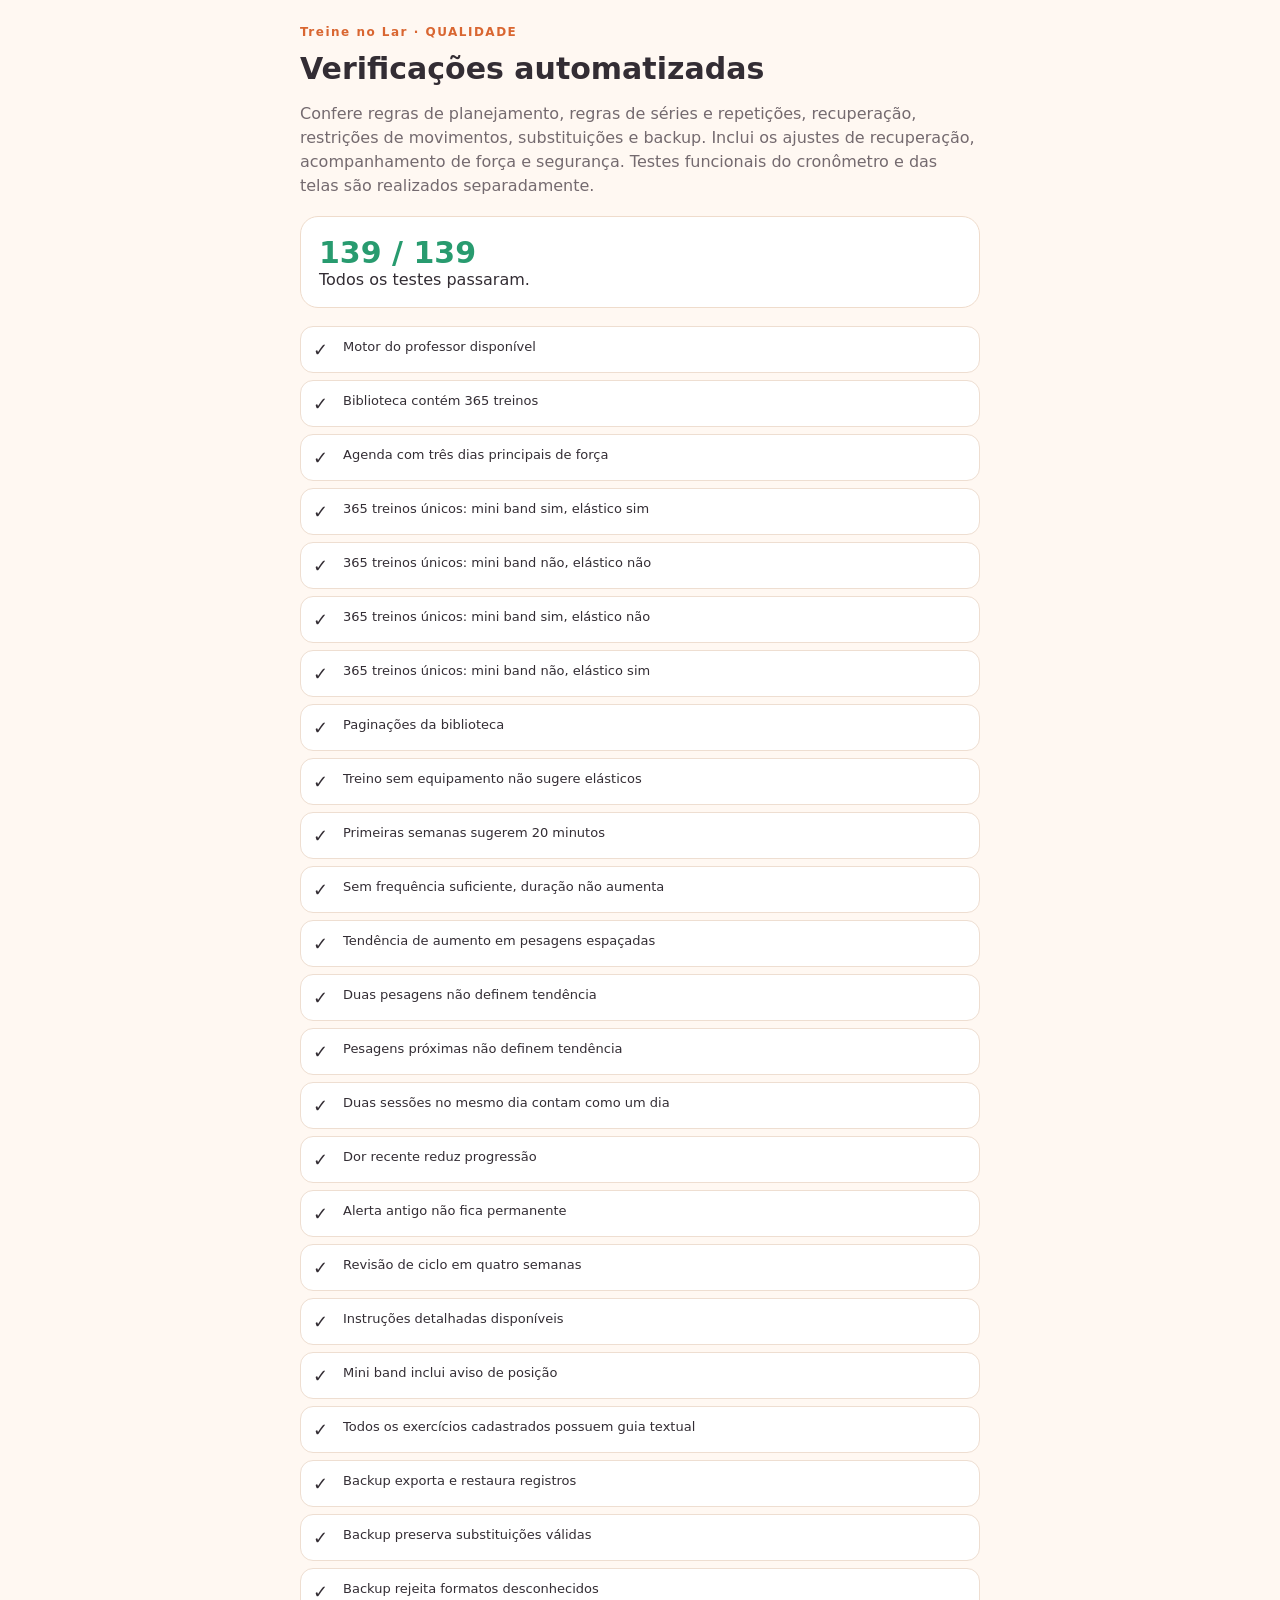
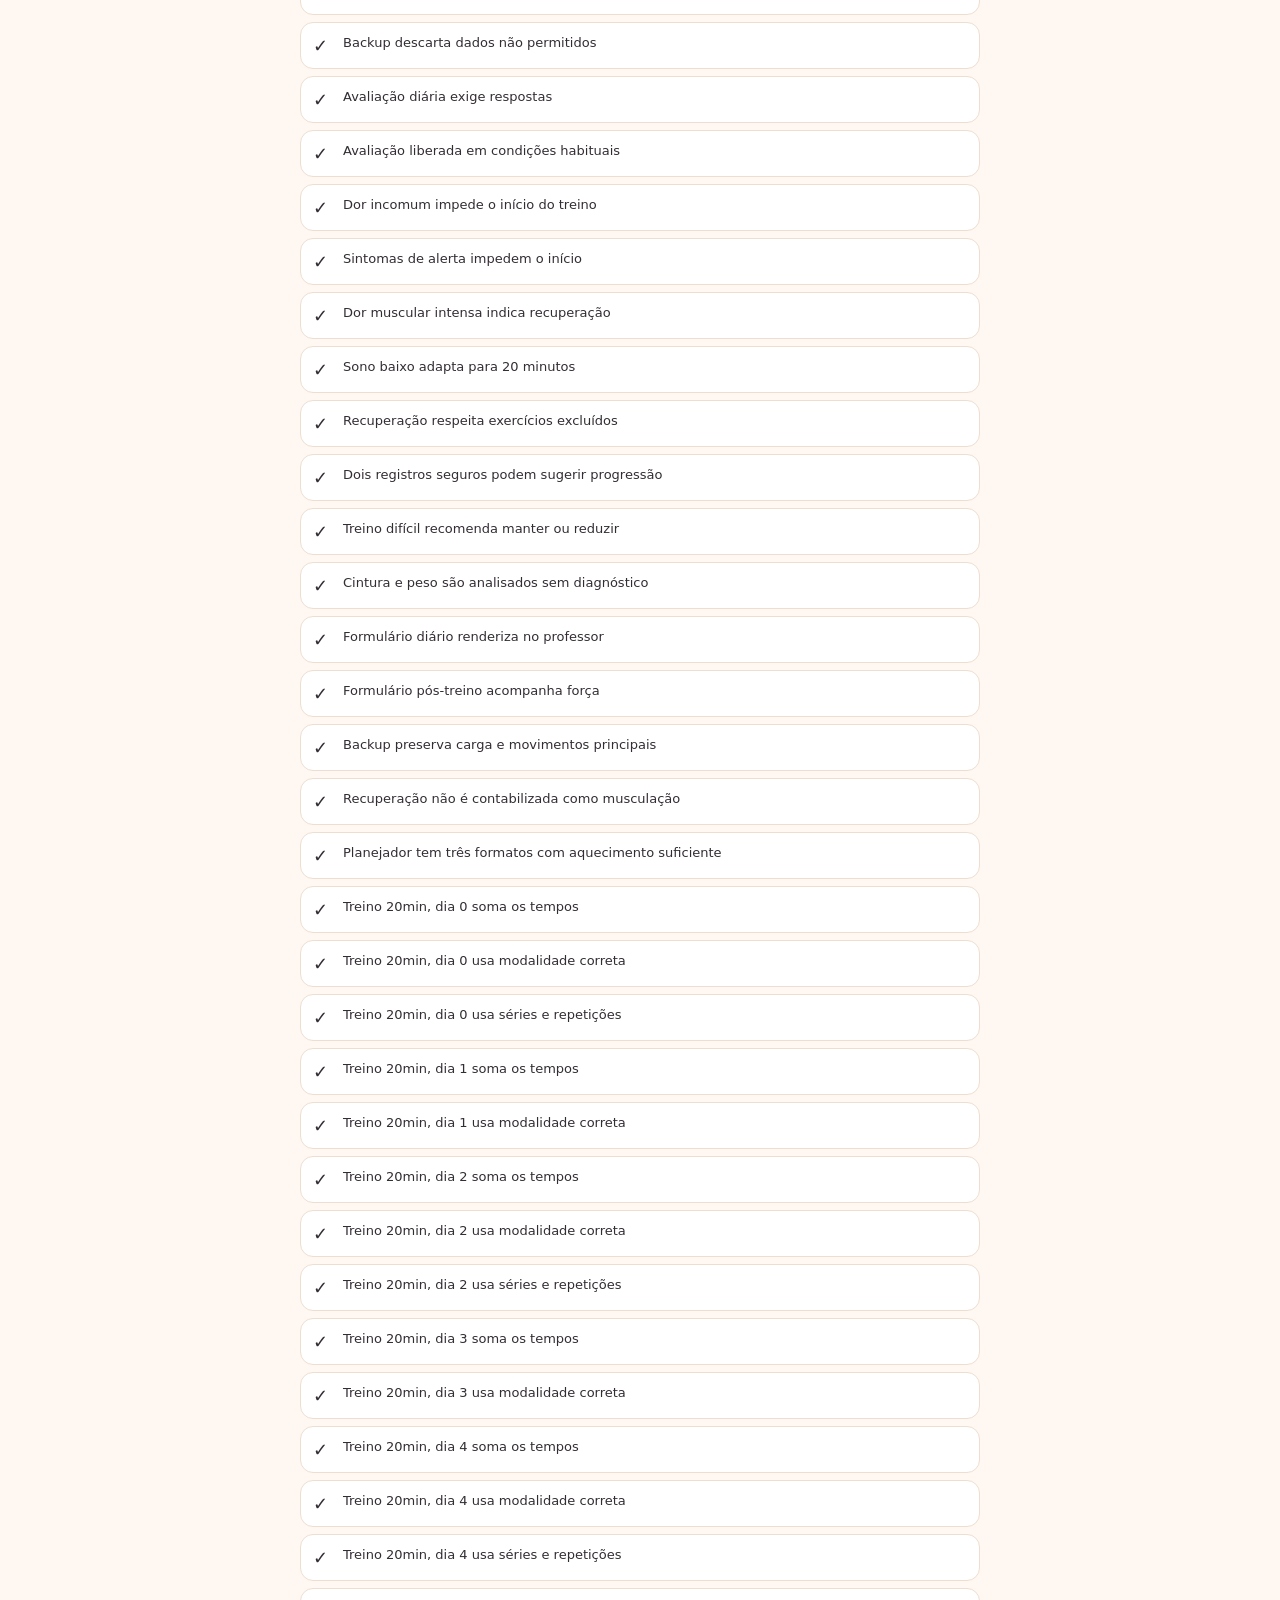
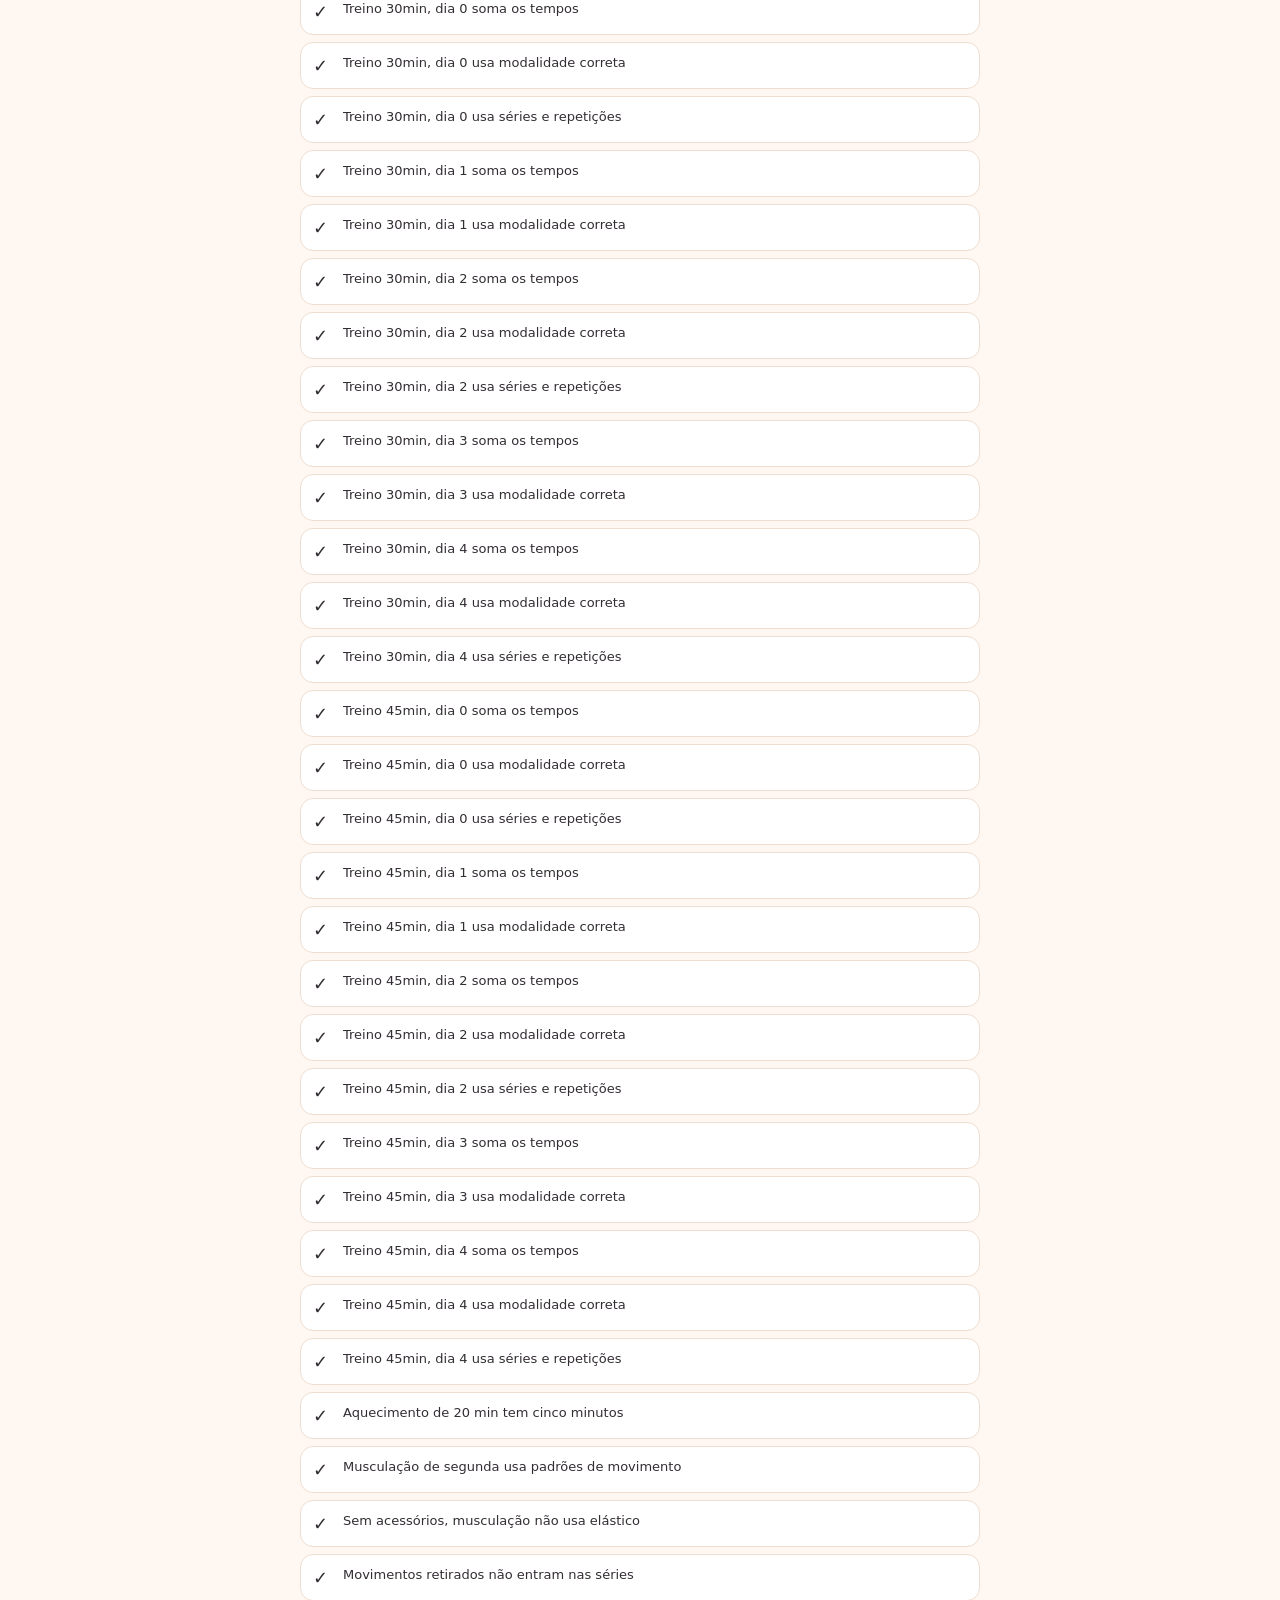
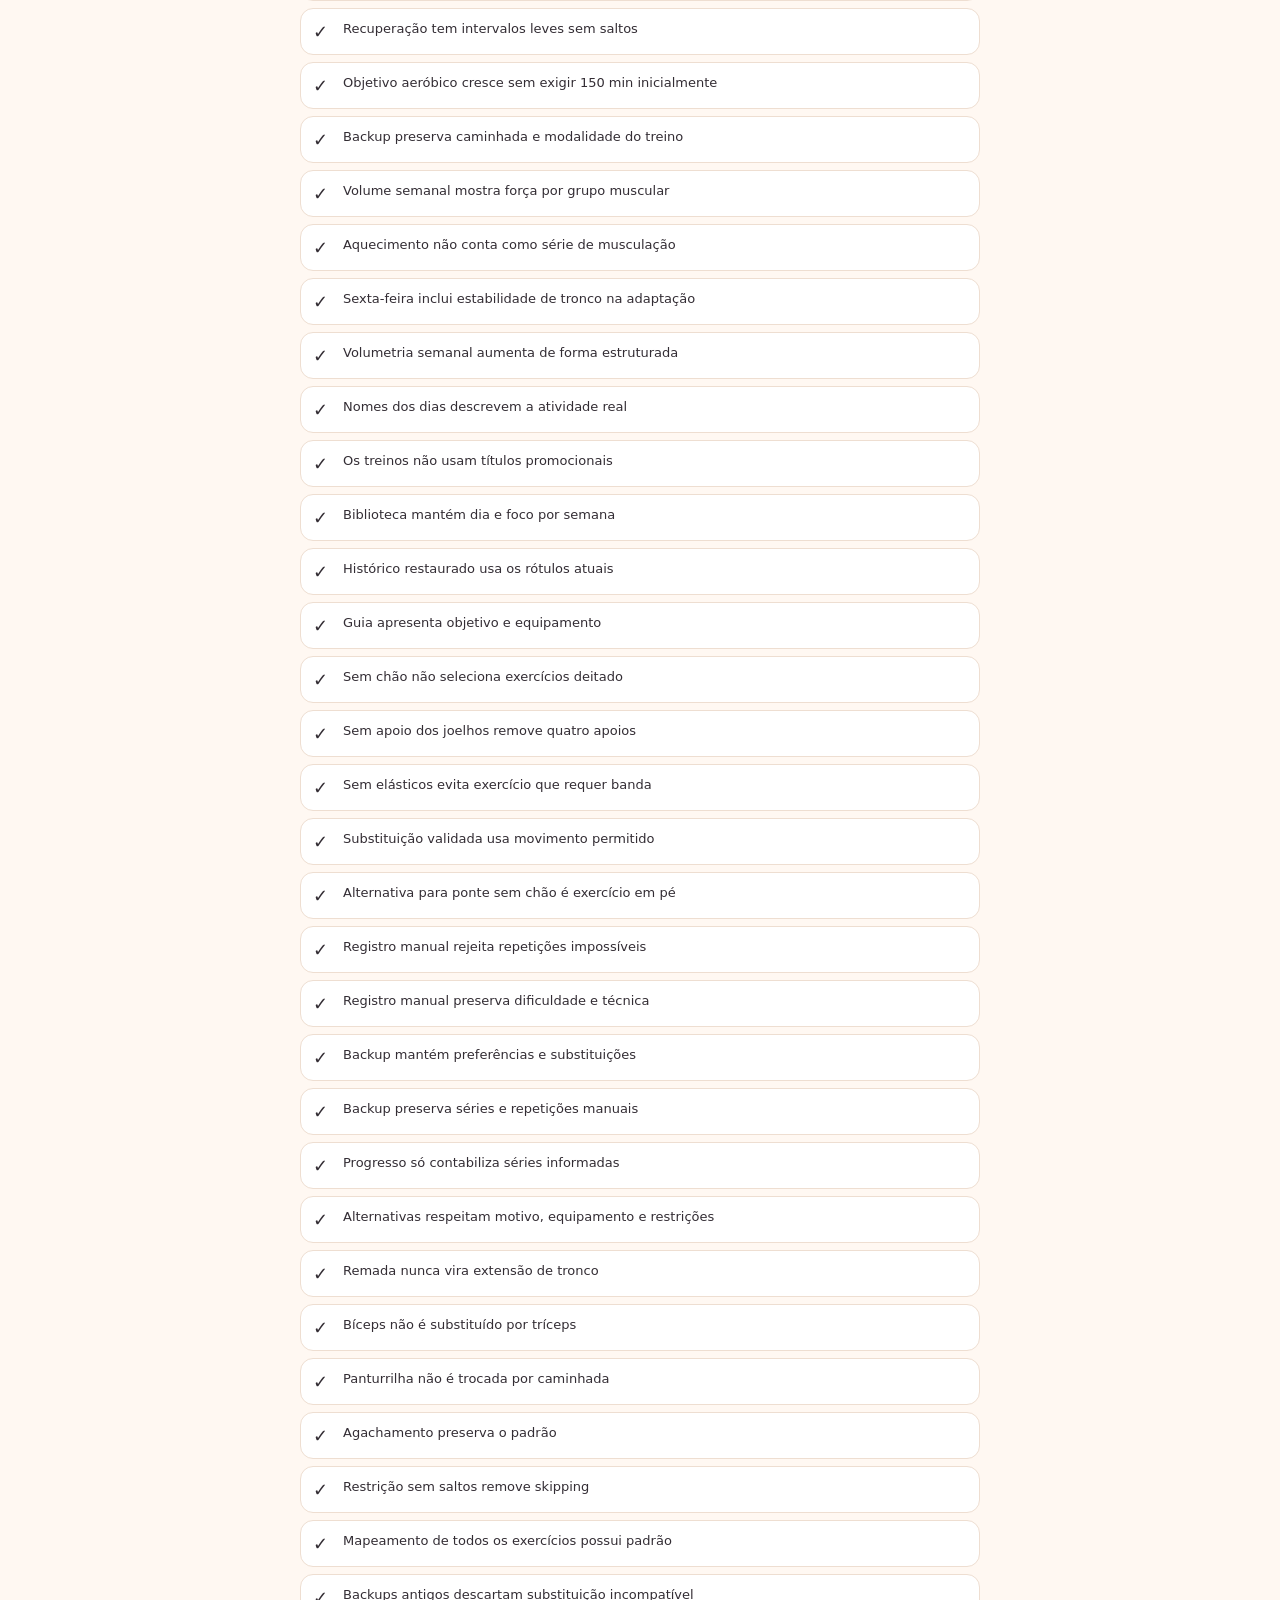
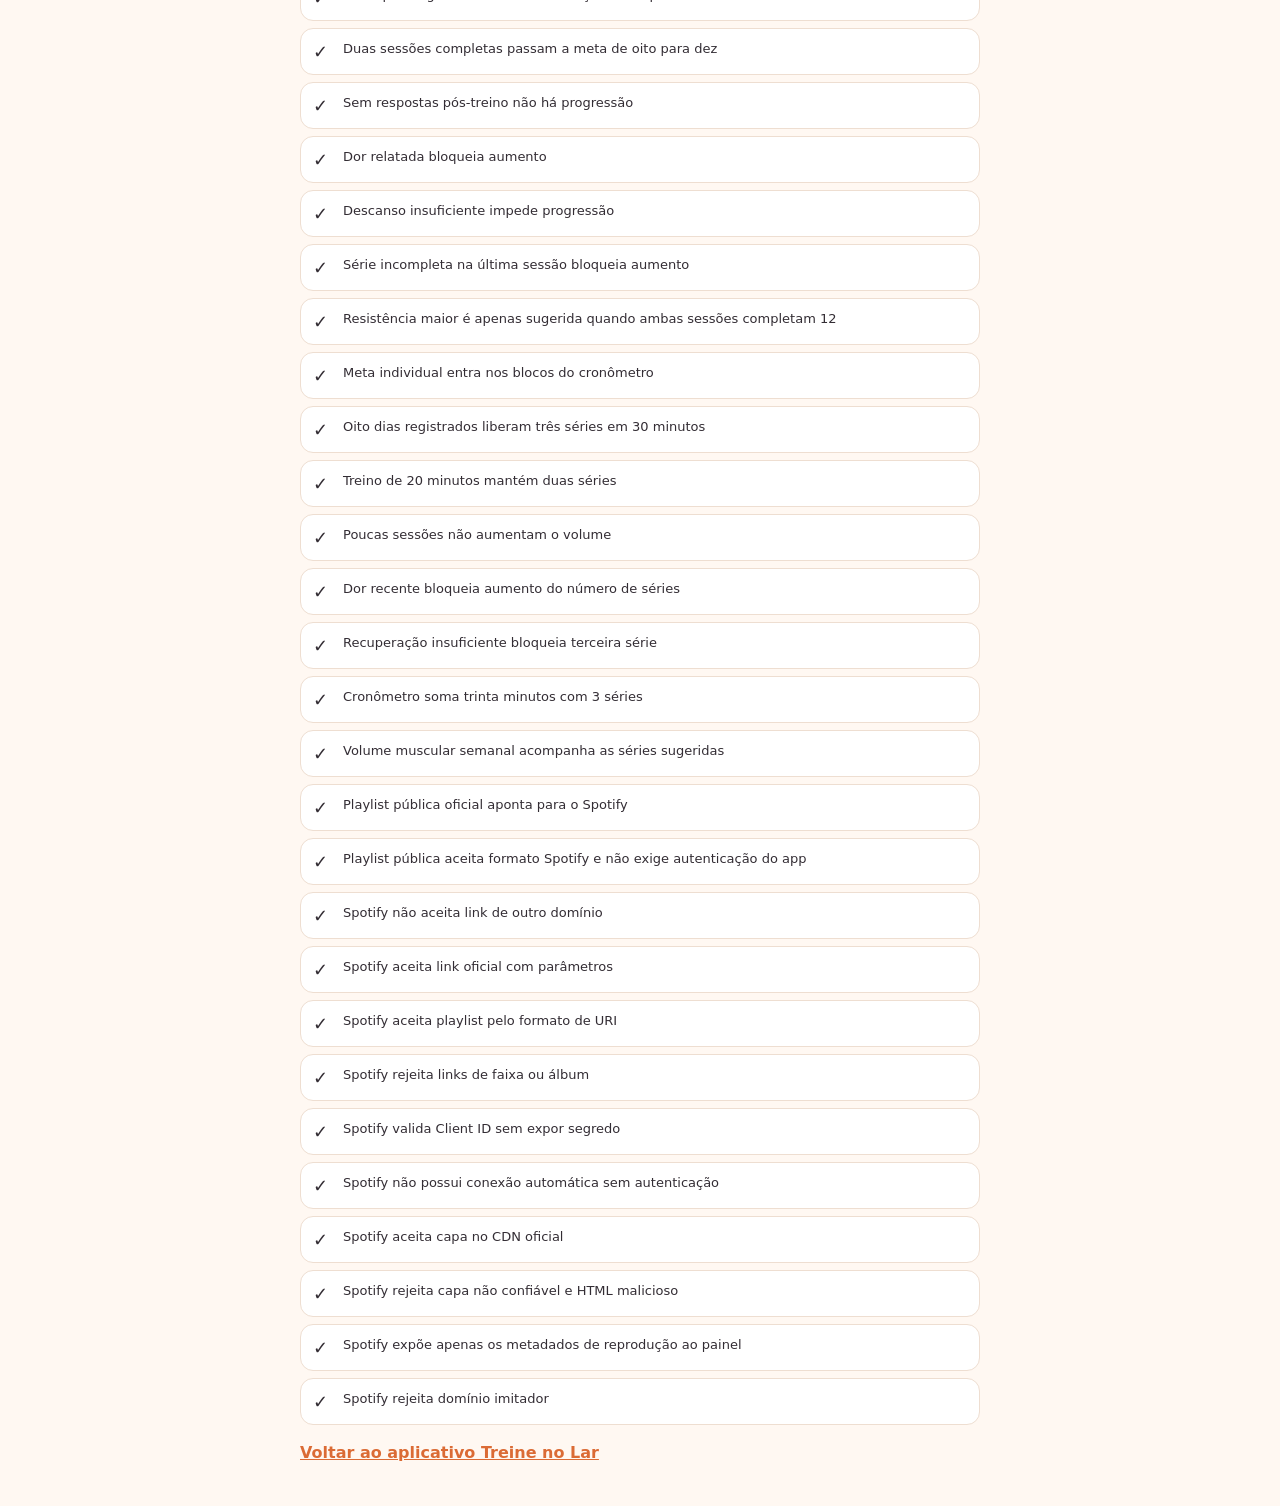
<file: qa.html>
<!doctype html><html lang="pt-BR"><head><meta charset="utf-8"><meta name="viewport" content="width=device-width,initial-scale=1"><title>Treine no Lar — Qualidade</title><style>:root{font-family:system-ui,-apple-system,sans-serif;color:#332d34;background:#fff8f2}body{max-width:680px;margin:0 auto;padding:25px 18px}h1{font-size:30px;margin:12px 0}.tag{color:#d96631;font-size:12px;font-weight:800;letter-spacing:1.5px}.summary{background:white;border-radius:18px;padding:18px;margin:18px 0;border:1px solid #efdccc}.summary strong{font-size:30px;color:#289b6f}.result{background:white;border:1px solid #eeded1;border-radius:13px;padding:12px;margin:7px 0;display:flex;gap:10px;align-items:flex-start;font-size:13px}.result span:first-child{font-size:18px;min-width:20px}.result small{display:block;color:#ab4942;margin-top:4px}a{color:#db6b35;font-weight:700}p{line-height:1.5;color:#746a6f}</style></head><body><div class="tag">Treine no Lar · QUALIDADE</div><h1>Verificações automatizadas</h1><p>Confere regras de planejamento, regras de séries e repetições, recuperação, restrições de movimentos, substituições e backup. Inclui os ajustes de recuperação, acompanhamento de força e segurança. Testes funcionais do cronômetro e das telas são realizados separadamente.</p><div id="summary" class="summary">Executando testes…</div><div id="results"></div><p><a href="./">Voltar ao aplicativo Treine no Lar</a></p><script src="coach.js?v=4"></script><script src="exercises.js?v=2"></script><script src="evolution.js?v=3"></script><script src="evolution-ui.js?v=2"></script><script src="backup.js?v=4"></script><script src="guide.js?v=1"></script><script src="training.js?v=4"></script><script src="spotify.js?v=7"></script><script src="qa.js?v=5"></script><script>try{const r=VivaQA.run();document.getElementById('summary').innerHTML='<strong>'+r.passed+' / '+r.total+'</strong><div>'+ (r.ok?'Todos os testes passaram.':'Algumas verificações falharam.')+'</div>';document.getElementById('results').innerHTML=r.results.map(x=>'<div class="result"><span>'+(x.pass?'✓':'✗')+'</span><div>'+x.name+(x.error?'<small>'+x.error+'</small>':'')+'</div></div>').join('')}catch(err){document.getElementById('summary').textContent='Erro: '+err.message}</script></body></html>
</file>
